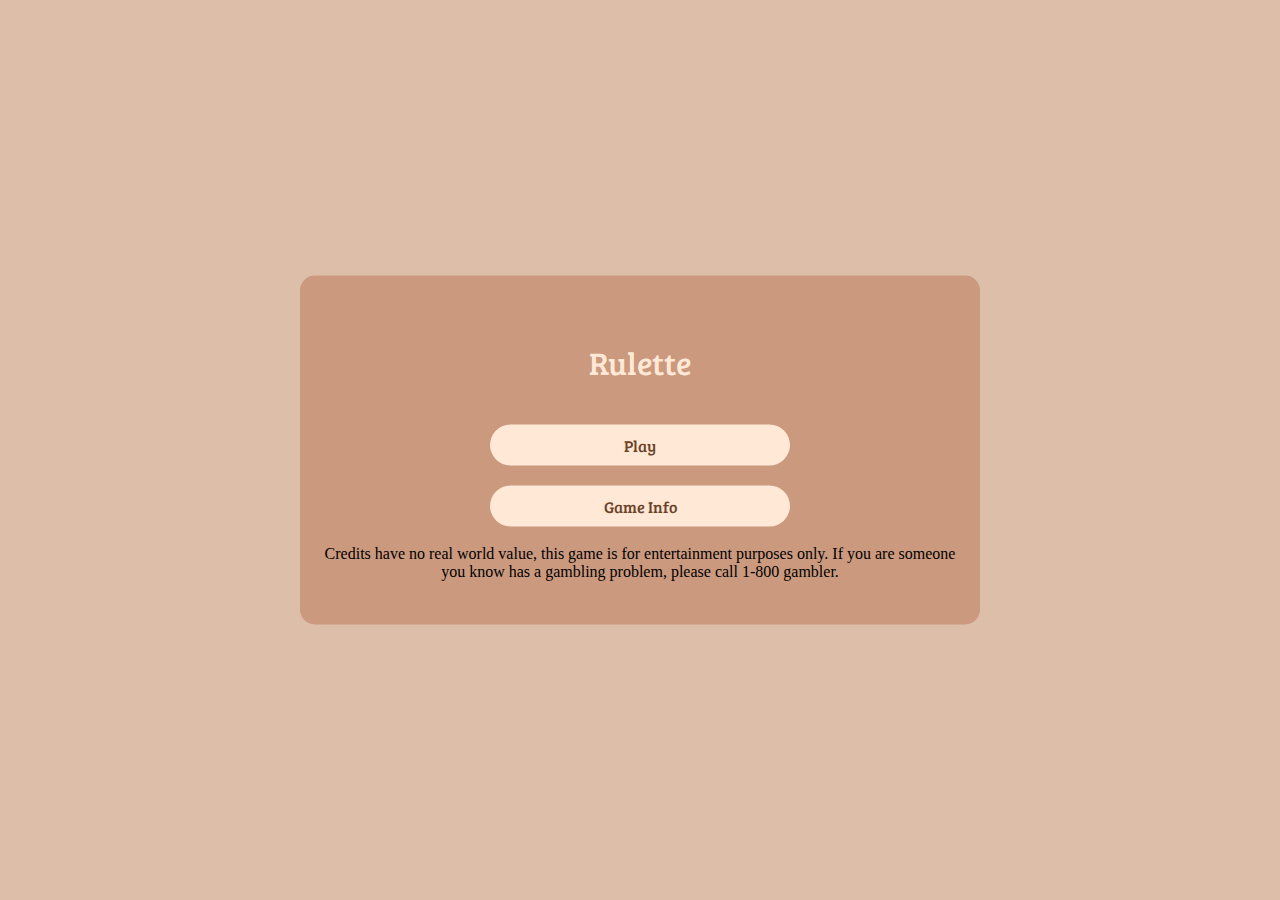
<file: index.html>
<!DOCTYPE html>
<html lang="en">
    <head>
    <link rel="stylesheet" href="css/index.css">
    <link href='https://fonts.googleapis.com/css?family=Bree+Serif' rel='stylesheet'>

<body>
    <div class="welcomeBG">
<h1 class="t1">Rulette</h1>

<button onclick="window.location='content.html'">Play</button>
<button onclick="window.location='gameinfo.html'">Game Info</button>
<br>
<text class="text">Credits have no real world value, this game is for entertainment purposes only. If you are someone you know has a gambling problem, please call 1-800 gambler.</text>





    </div>

  
</body>
</html>
</file>
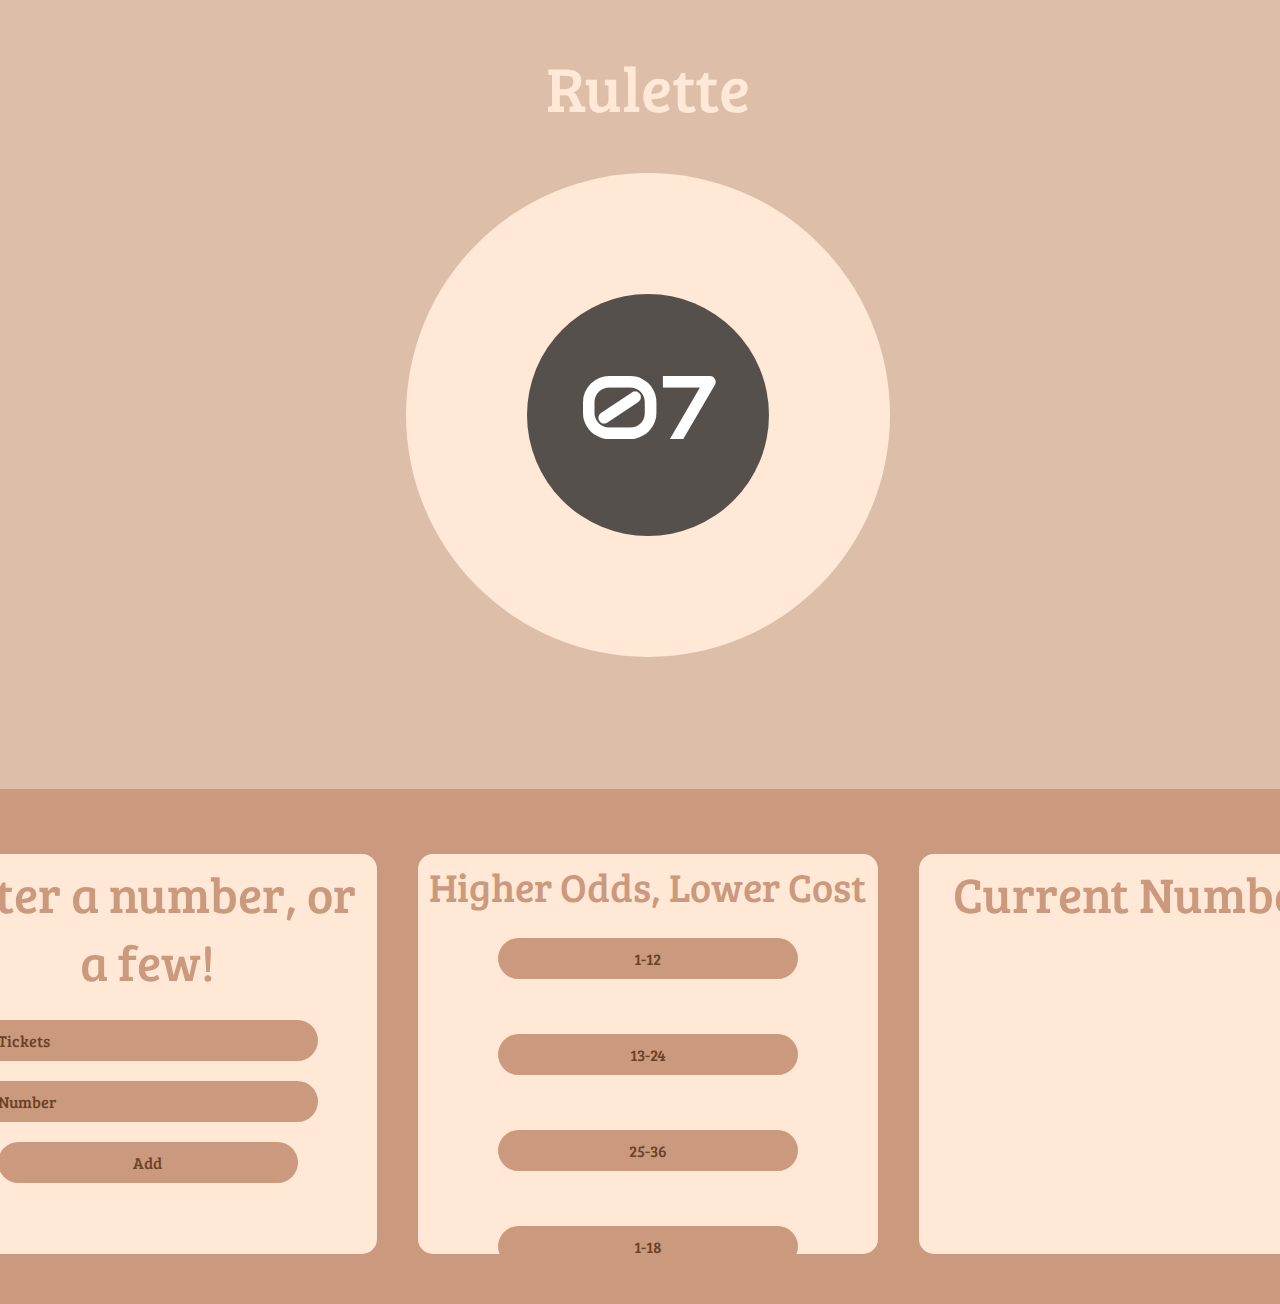
<file: content.html>
<!DOCTYPE html>
<html lang="en">
    <head>
    <link rel="stylesheet" href="css/content.css">
    <link href='https://fonts.googleapis.com/css?family=Bree+Serif' rel='stylesheet'>
    <link href='https://fonts.googleapis.com/css?family=Audiowide' rel='stylesheet'>

    </head>
<body>
   

<div class="TitleText">
<h1 class="t1">Rulette</h1>
    </div>

    <div class="numberSpinner">
        <div class="numberDisplay">
            <div class="SVGs">
        <svg xmlns="http://www.w3.org/2000/svg" width="484" height="484" viewBox="0 0 242 242" fill="none" class="spinBG">
            <circle id="outerDisplay" cx="121" cy="121" r="121" fill="#FFE8D6"/>
          </svg>
          <svg xmlns="http://www.w3.org/2000/svg" width="242" height="242" viewBox="0 0 121 121" fill="none" class="spinDisplay" >
            <circle cx="60.5" cy="60.5" r="60.5" fill="#1E1E1E" fill-opacity="0.75"/>
            <text class="spinNUM" x="50%" y="50%" text-anchor="middle" dominant-baseline="middle" id="spinDisplayTXT">07</text>
          </svg>
    </div>
</div>

    <div class="numbers">

        <div class="addBet">
<h1 class="BTTEXT">Enter a number, or a few!</h1>
            <input type="text" class="betInput" id="ticketNum" placeholder="Tickets">
            <input type="text" class="numInput" id="numInput" placeholder="Number">
             <button class="addButton"  onclick="addSNum(parseInt(document.getElementById(`numInput`).value),parseInt(document.getElementById(`ticketNum`).value))">Add</button>
        </div>
<div class="numberSubOptions">
            <h1 class="SUBTEXT">Higher Odds, Lower Cost</h1>

            <button class="addButton" onclick="orderedNum(1,12,parseInt(document.getElementById(`ticketNum`).value))">1-12</button>
            <button class="addButton" onclick="orderedNum(13,24,parseInt(document.getElementById(`ticketNum`).value))" >13-24</button>
            <button class="addButton" onclick="orderedNum(25,36,parseInt(document.getElementById(`ticketNum`).value))">25-36</button>
            <button class="addButton" onclick="orderedNum(1,18,parseInt(document.getElementById(`ticketNum`).value))">1-18</button>
            <button class="addButton" onclick="orderedNum(19,36,parseInt(document.getElementById(`ticketNum`).value))">19-36</button>
            <button class="addButton" onclick="addType(`even`,parseInt(document.getElementById(`ticketNum`).value))">Even</button>
            <button class="addButton" onclick="addType(`odd`,parseInt(document.getElementById(`ticketNum`).value))">Odd</button>
            <button class="addButton" onclick="addType(`pink`,parseInt(document.getElementById(`ticketNum`).value))">Pink</button>
            <button class="addButton" onclick="addType(`green`,parseInt(document.getElementById(`ticketNum`).value))">Green</button>




                    </div>
                    <template id="currentNumsTemplate">
                        <button class="addButton" >07 -- 30</button>
                
                    </template>
        <div class="addBetNUM" id="addBetNUM">
            <h1 class="BTTEXT">Current Numbers</h1>

                    </div>
    </div>



    <div class="moneyArea">
        <div class="moneyAreaContent">
            <button class="addButton" id="creditsBTN"><strong>100</strong> credits</button>
            <button class="addButton" onclick="regSpin()"><u><strong>Regular Spin</strong></u></button>
            <button class="addButton" onclick="biasSpin()"><u><strong>Bias Spin</strong></u></button>
            <button class="addButton" onclick="avgSpin()"><u><strong>Average Spin</strong></u></button>



        </div>

    </div>
  
 

</body>

<script>
        document.getElementById("creditsBTN").dataset.credits = 100

</script>
<script src="/js/numberManager.js"></script>
<script src="/js/rouletteFunctions.js"></script>

</html>
</file>
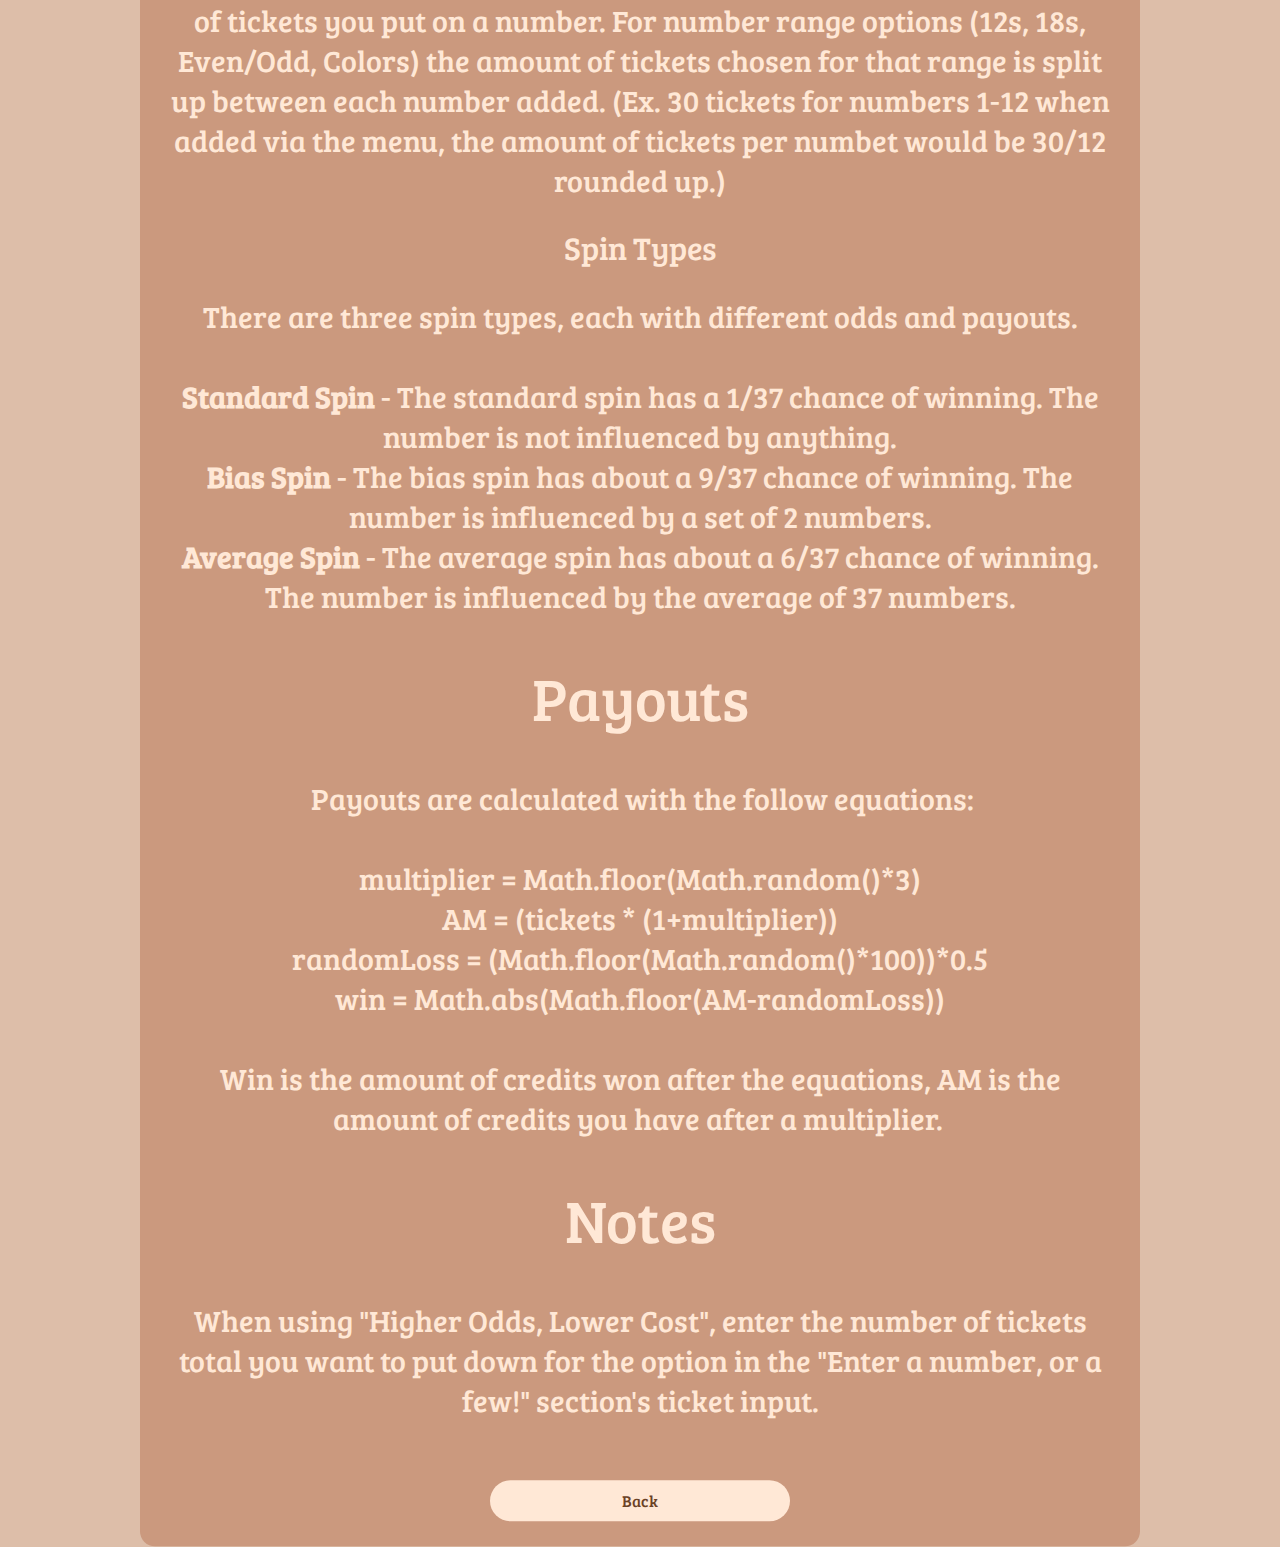
<file: gameinfo.html>
<!DOCTYPE html>
<html lang="en">
    <head>
    <link rel="stylesheet" href="css/gameinfo.css">
    <link href='https://fonts.googleapis.com/css?family=Bree+Serif' rel='stylesheet'>

<body>
    <div class="welcomeBG">
<h1 class="t1">Rulette</h1>

<text>Credits have no real world value, this game is for entertainment purposes only. If you are someone you know has a gambling problem, please call 1-800 gambler.</text>

<h1 class="t1">Rules</h1>
<text class="Text">You start with 100 credits. You can place a prediction on numbers, ranges of numbers, even/odd or colors. <br> <br>

    Choose a number (Or a range of numbers) and choose an amount of tickets to place on that number. <br> <br> Then choose one of the three spin types then wait to see if one of the numbers  you picked is chosen! Then earn credits based off the number of tickets you put on a number.
    For number range options (12s, 18s, Even/Odd, Colors) the amount of tickets chosen for that range is split up between each number added. (Ex. 30 tickets for numbers 1-12 when added via the menu, the amount of tickets per numbet would be 30/12 rounded up.)
    </text>

    <h1 class="t1">Spin Types</h1>
    <text>There are three spin types, each with different odds and payouts. <br> <br>
    <b>Standard Spin</b> - The standard spin has a 1/37 chance of winning. The number is not influenced by anything.<br>
    <b>Bias Spin</b>  - The bias spin has about a 9/37 chance of winning. The number is influenced by a set of 2 numbers. <br>
    <b>Average Spin</b> - The average spin has about a 6/37 chance of winning. The number is influenced by the average of 37 numbers.


    <h1 class="t1">Payouts</h1>
<text>Payouts are calculated with the follow equations:
    <br><br>
multiplier = Math.floor(Math.random()*3)
<br>
AM = (tickets * (1+multiplier))
<br>
randomLoss = (Math.floor(Math.random()*100))*0.5
<br>
win = Math.abs(Math.floor(AM-randomLoss))
<br><br>
Win is the amount of credits won after the equations, AM is the amount of credits you have after a multiplier.
</text>

<h1 class="t1">Notes</h1>
When using "Higher Odds, Lower Cost", enter the number of tickets total you want to put down for the option in the "Enter a number, or a few!" section's ticket input.
<br><br>

<button onclick="window.location='index.html'">Back</button>

    </div>


  
</body>
</html>
</file>
<file: css/index.css>
body {
    background-color: #DDBEA9;
     
}



.welcomeBG{
    background-color: #CB997E;
    height: 309px;
    align-self: center;
    margin: auto;
    width: 50%;
    border-radius: 15px;
    text-align: center;
    vertical-align: middle;
   transform: translate(-50%, -50%);
    position: absolute;
    top: 50%;
    left: 50%;
    display: flex;
    justify-content: center;
    align-items: center;
    flex-direction: column;
    padding: 20px;
}

.t1{
    
    font-family: "Bree Serif";
    font-weight: 400;
    color: #FFE8D6;
}

button{
    background-color: #FFE8D6;
    color: #6B4226;
    border: #6B4226;
    padding: 10px 20px;
    border-radius: 50px;
    cursor: pointer;
    font-family: "Bree Serif";
    font-weight: 400;
    font-size: 16px;
    margin-top: 20px;
    width: 300px;
}
</file>
<file: css/content.css>
body {
    background-color: #DDBEA9;
     width: 100%;
     height: 100%;
     position: relative;
}



.welcomeBG{
    
    background-color: #CB997E;
    height: 309px;
    align-self: center;
    margin: auto;
    width: 50%;
    border-radius: 15px;
    text-align: center;
    vertical-align: middle;
   transform: translate(-50%, -50%);
    position: absolute;
    top: 50%;
    left: 50%;
    display: flex;
    justify-content: center;
    align-items: center;
    flex-direction: column;
    padding: 20px;
}

.t1{
    
    font-family: "Bree Serif";
    font-weight: 400;
    color: #FFE8D6;
    text-align: center;
    font-size: 64px;
    


}

button{
    background-color: #FFE8D6;
    color: #6B4226;
    
    border: #6B4226;
    padding: 10px 20px;
    border-radius: 50px;
    font-family: "Bree Serif";
    font-weight: 400;
    font-size: 16px;
    margin-top: 20px;
    width: 300px;
}

.numInput{
    background-color: #CB997E;
    color: #6B4226;
    border: #6B4226;
    padding: 10px 20px;
    border-radius: 50px;
    font-family: "Bree Serif";
    font-weight: 400;
    font-size: 16px;
    margin-top: 20px;
    width: 300px;
}
.numInput::placeholder{
    color: #6B4226;
    font-family: "Bree Serif";
    font-weight: 400;
    font-size: 16px;
}

.betInput{
    background-color: #CB997E;
    color: #6B4226;
    border: #6B4226;
    padding: 10px 20px;
    border-radius: 50px;
    font-family: "Bree Serif";
    font-weight: 400;
    font-size: 16px;
    margin-top: 20px;
    width: 300px;
}
.betInput::placeholder{
    color: #6B4226;
    font-family: "Bree Serif";
    font-weight: 400;
}

.numberSpinner{
text-align: center;

}

.spinBG{
    text-align: center;
}
.SVGs{
    position: relative;
    width: 484px;
    height: 484px;
    display: inline-block;
}
.spinDisplay{
    top: 121px;
    left: 121px;
    position: absolute;
}

.spinNUM{
    text-align: center;
    vertical-align: middle;
    font-size: 45px;
    font-family: "Audiowide";
    fill: white;

}

.numbers{
    display: flex;
    width: 1500px;
    padding-bottom: 40px;
    height: 475px;
    background: #CB997E;
    border-radius: 15px;
    transform: translateX(-50%);
    left:50%;
    position: absolute;
    vertical-align: bottom;
    margin-top: 10%;
    z-index: 2;
    justify-content: space-between;
    gap: 1px;
    align-items: center;
    padding: 20px;


}

.moneyArea{
    width: 90vh;
    max-width: 1500px;
    height: 175px;
    background: #c29279;
    border-radius: 15px;
    transform: translateX(-50%);
    left:50%;
    position: relative;
    vertical-align: bottom;
    z-index: 0;
    margin-top: 25%;
    margin-bottom: 50px;
    flex-direction: column;
    justify-content: flex-end;
    display: flex;
}

.addBet{
flex: 1;
width: 40%;
height: 400px;
background: #FFE8D6;
border-radius: 15px;
box-sizing: border-box;
margin-left: 20px;
margin-right: 20px;
margin-top: 15px;

}

.addBetNUM{
    flex: 1;
    width: 40%;
    height: 400px;
    background: #FFE8D6;
    border-radius: 15px;
    box-sizing: border-box;
    margin-left: 20px;
    margin-right: 20px;
    margin-top: 15px;
    overflow: auto;
    
    }
    
    .numberSubOptions{
        flex: 1;
        width: auto;
        height: 400px;
        background: #FFE8D6;
        border-radius: 15px;
        box-sizing: border-box;
        margin-left: 20px;
        margin-right: 20px;
        margin-top: 15px;
        overflow: auto;
        
        }
        


.BTTEXT{
    font-family: "Bree Serif";
    font-weight: 400;
    color: #CB997E;
    text-align: center;
    font-size: 50px;
    margin-top: 20px;
    margin-bottom: 2px;
    margin: 5px;
}

.SUBTEXT{
    font-family: "Bree Serif";
    font-weight: 400;
    color: #CB997E;
    text-align: center;
    font-size: 40px;
    margin-top: 20px;
    margin-bottom: 2px;
    margin: 5px;
}



.numbersList{
float: left;
}

.addButton{
    background-color: #CB997E !important;
    color: #6B4226;
    
    border: #6B4226;
    padding: 10px 20px;
    border-radius: 50px;
    font-family: "Bree Serif";
    font-weight: 400;
    font-size: 16px;
    margin-top: 20px;
    width: 300px;
    margin-bottom: 35px !important;
}

.moneyAreaContent{
    width: 90vh;
    max-width: 1500px;
    height: 300px;
    background: transparent;
    border-radius: 15px;
    transform: translateX(-50%);
    left:50%;
    position: relative;
    display: flex;
    flex-direction: row;
    align-items: center;
    align-content: center;
    gap: 20px;
    align-items: flex-end;
    justify-content: center;
    
    
}
</file>
<file: css/gameinfo.css>
body {
    background-color: #DDBEA9;
     
}



.welcomeBG{
    background-color: #CB997E;
    height: auto;
    align-self: center;
    margin: auto;
    width: 75%;
    border-radius: 15px;
    text-align: center;
    vertical-align: middle;
   transform: translate(-50%, -50%);
    position: absolute;
    top: 50%;
    left: 50%;
    display: flex;
    justify-content: center;
    align-items: center;
    flex-direction: column;
    padding: 20px;
}

.t1{
    
    font-family: "Bree Serif";
    font-weight: 400;
    color: #FFE8D6;
}

button{
    background-color: #FFE8D6;
    color: #6B4226;
    border: #6B4226;
    padding: 10px 20px;
    border-radius: 50px;
    cursor: pointer;
    font-family: "Bree Serif";
    font-weight: 400;
    font-size: 16px;
    margin-top: 20px;
    width: 300px;
}

text{
    font-family: "Bree Serif";
    font-weight: 400;
    color: #FFE8D6;
    text-align: center;
    font-size: 30px;
    margin-top: 20px;
    margin-bottom: 2px;
    margin: 5px;
}
</file>
